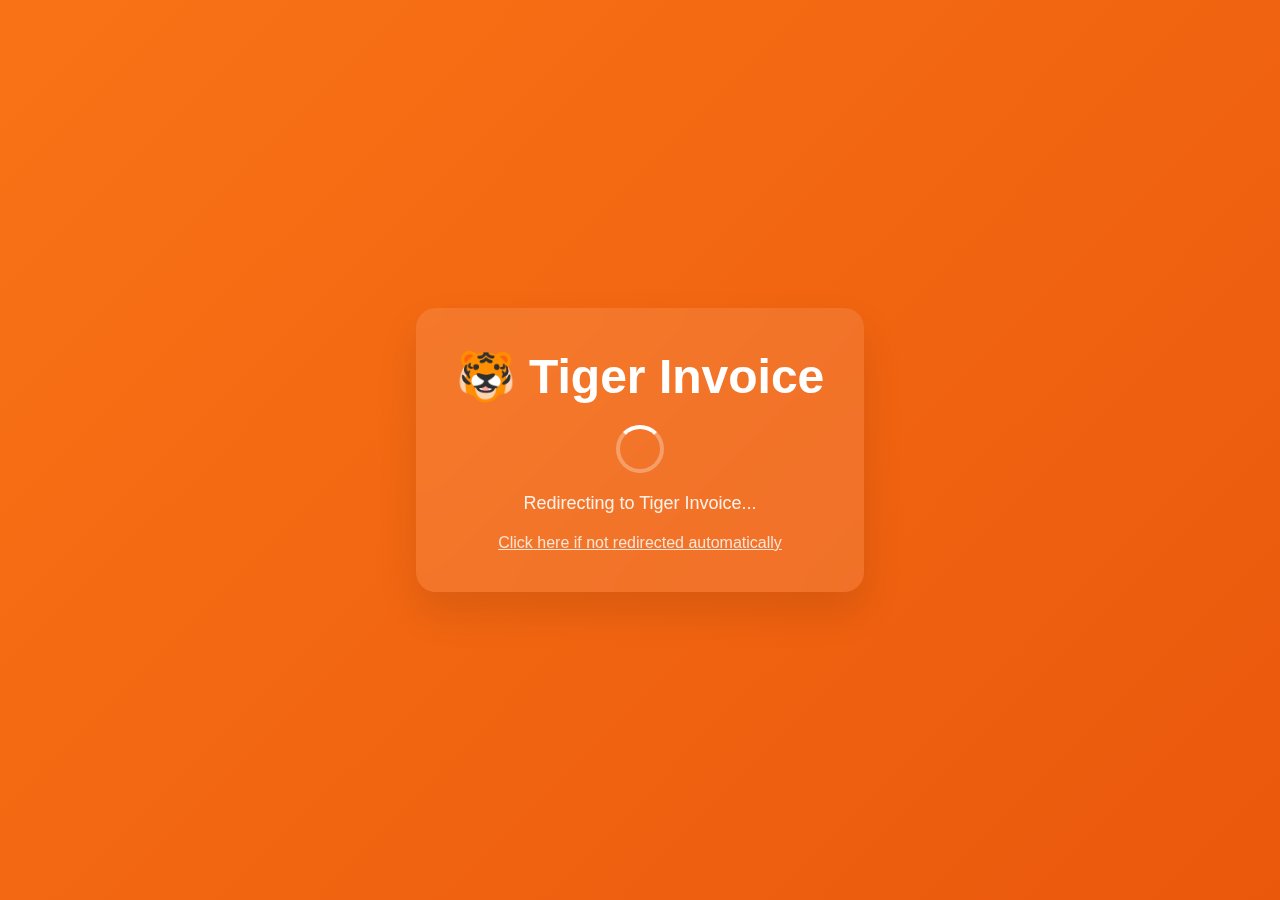
<file: index.html>
<!DOCTYPE html>
<html lang="en">
<head>
  <meta charset="UTF-8">
  <meta name="viewport" content="width=device-width, initial-scale=1.0">
    <title>Tiger Invoice - Redirecting...</title>
  <style>
    body {
            font-family: -apple-system, BlinkMacSystemFont, 'Segoe UI', Roboto, sans-serif;
            background: linear-gradient(135deg, #f97316 0%, #ea580c 100%);
      color: white;
      margin: 0;
      padding: 0;
      display: flex;
      justify-content: center;
      align-items: center;
            min-height: 100vh;
      text-align: center;
        }
        .redirect-container {
            background: rgba(255, 255, 255, 0.1);
            backdrop-filter: blur(20px);
            padding: 40px;
            border-radius: 20px;
            box-shadow: 0 20px 40px rgba(0, 0, 0, 0.1);
            max-width: 500px;
        }
        .logo {
            font-size: 48px;
      font-weight: 700;
      margin-bottom: 20px;
        }
        .redirect-text {
      font-size: 18px;
      margin-bottom: 20px;
            opacity: 0.9;
        }
        .spinner {
            width: 40px;
            height: 40px;
            border: 4px solid rgba(255, 255, 255, 0.3);
            border-top: 4px solid white;
      border-radius: 50%;
            animation: spin 1s linear infinite;
            margin: 0 auto 20px;
        }
        @keyframes spin {
            0% { transform: rotate(0deg); }
            100% { transform: rotate(360deg); }
        }
        .manual-link {
      color: white;
            text-decoration: underline;
      font-size: 16px;
            opacity: 0.8;
        }
        .manual-link:hover {
            opacity: 1;
    }
  </style>
</head>
<body>
    <div class="redirect-container">
        <div class="logo">🐯 Tiger Invoice</div>
        <div class="spinner"></div>
        <div class="redirect-text">Redirecting to Tiger Invoice...</div>
        <a href="pages/main.html" class="manual-link">Click here if not redirected automatically</a>
        </div>

  <script>
        // Redirect to main.html after a short delay
        setTimeout(function() {
            window.location.href = 'pages/main.html';
          }, 1500);
  </script>
</body>
</html>
</file>
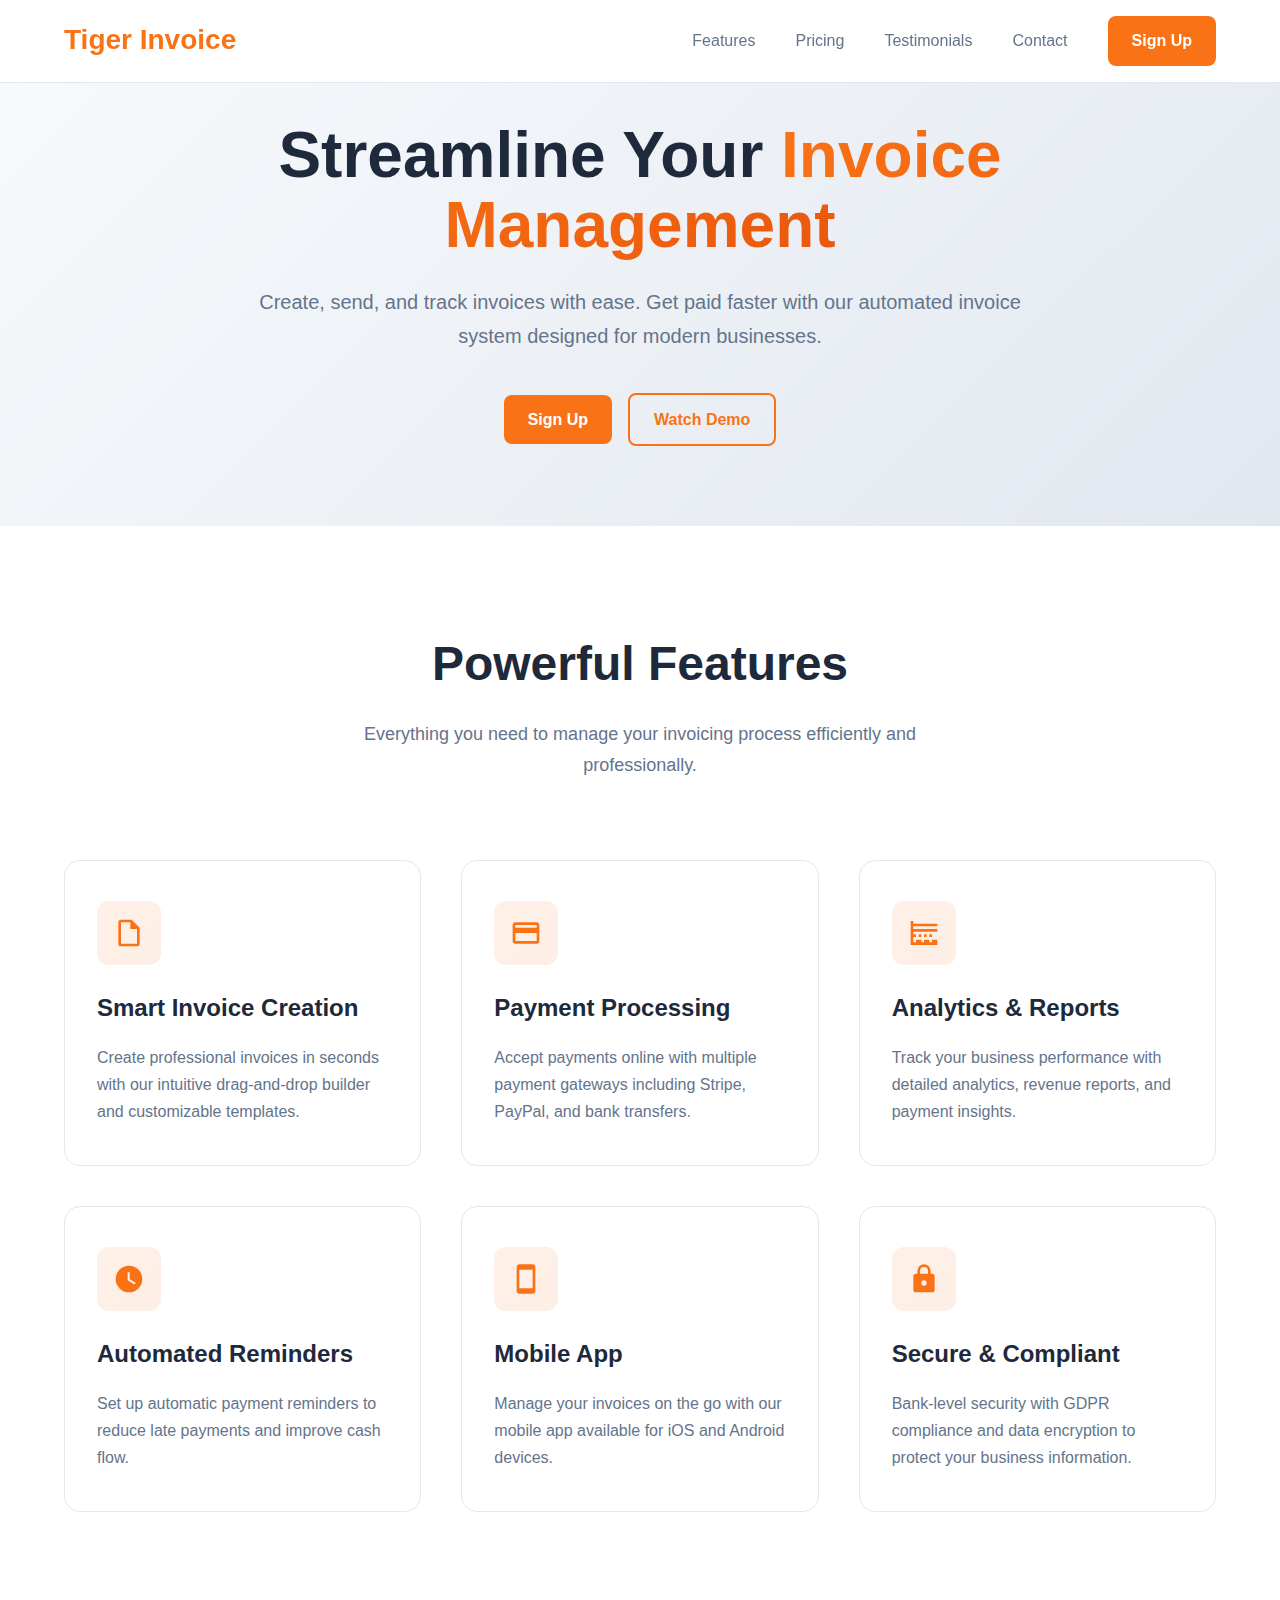
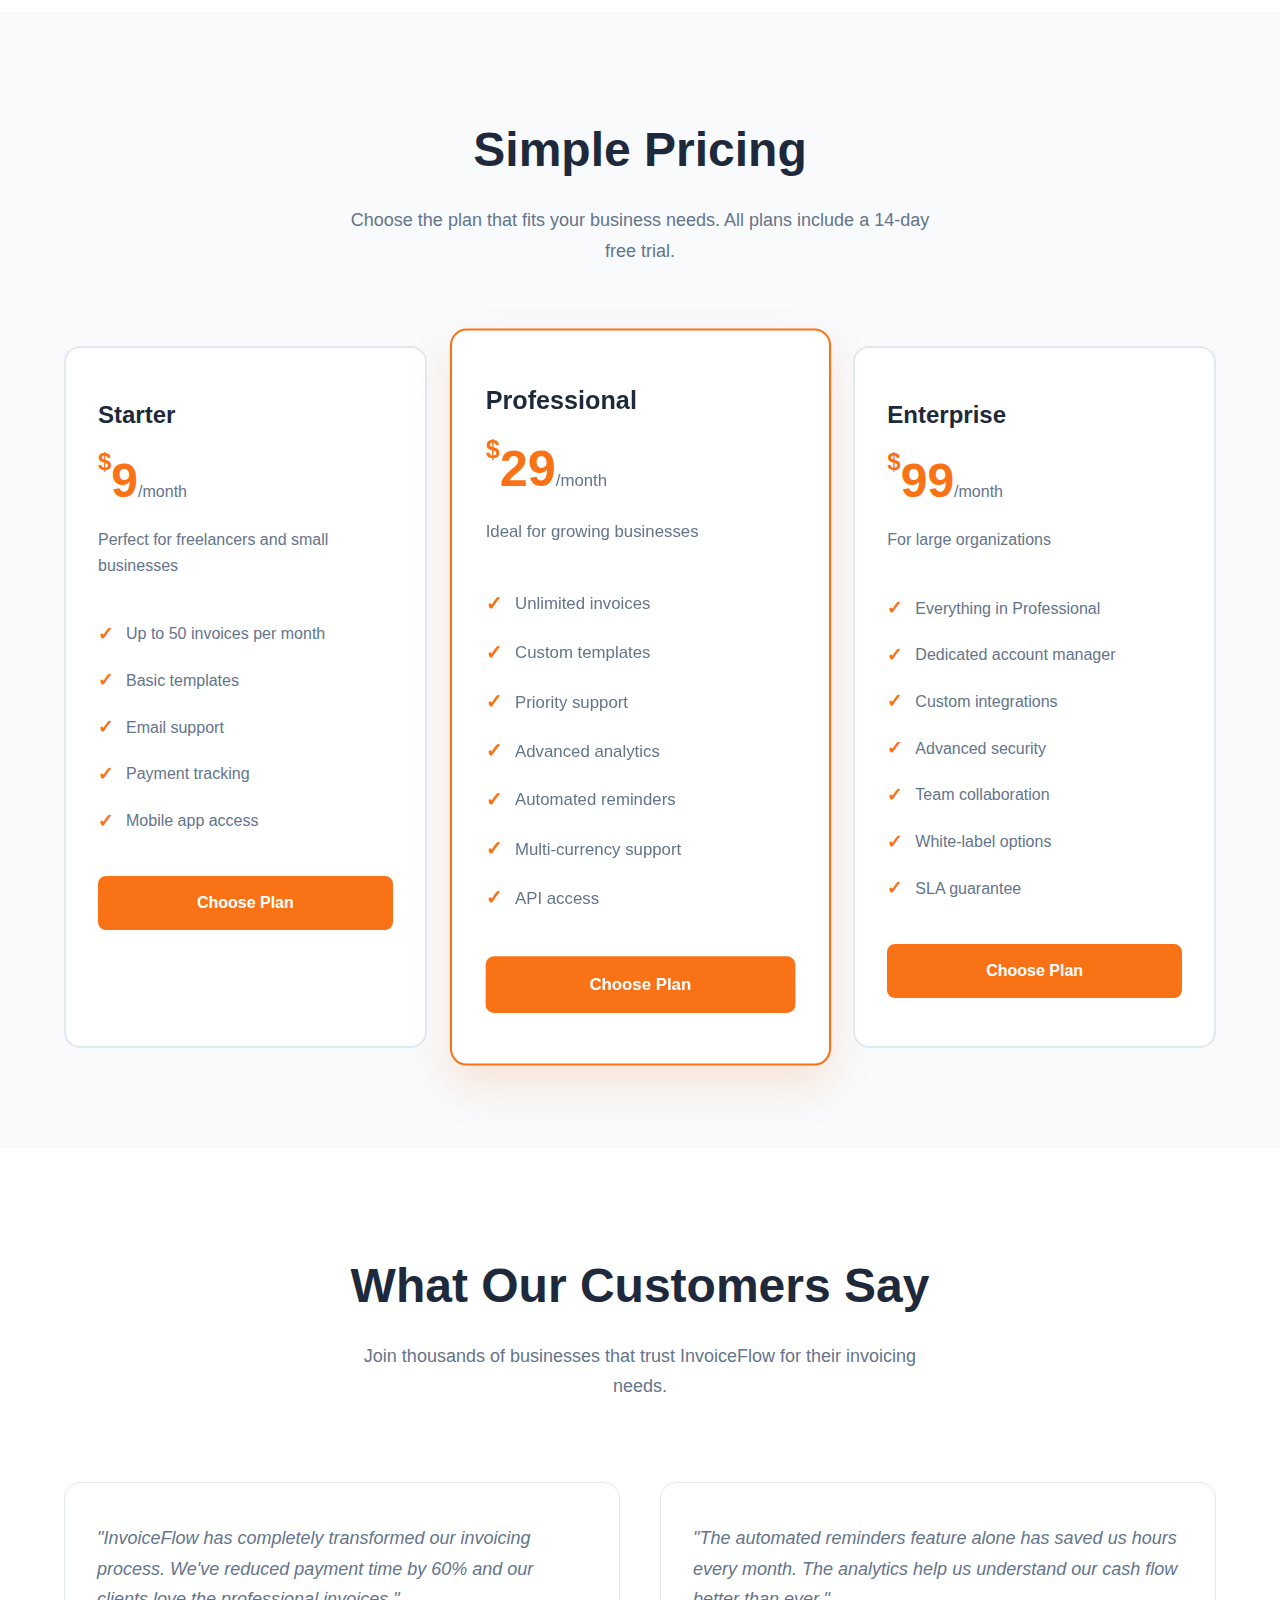
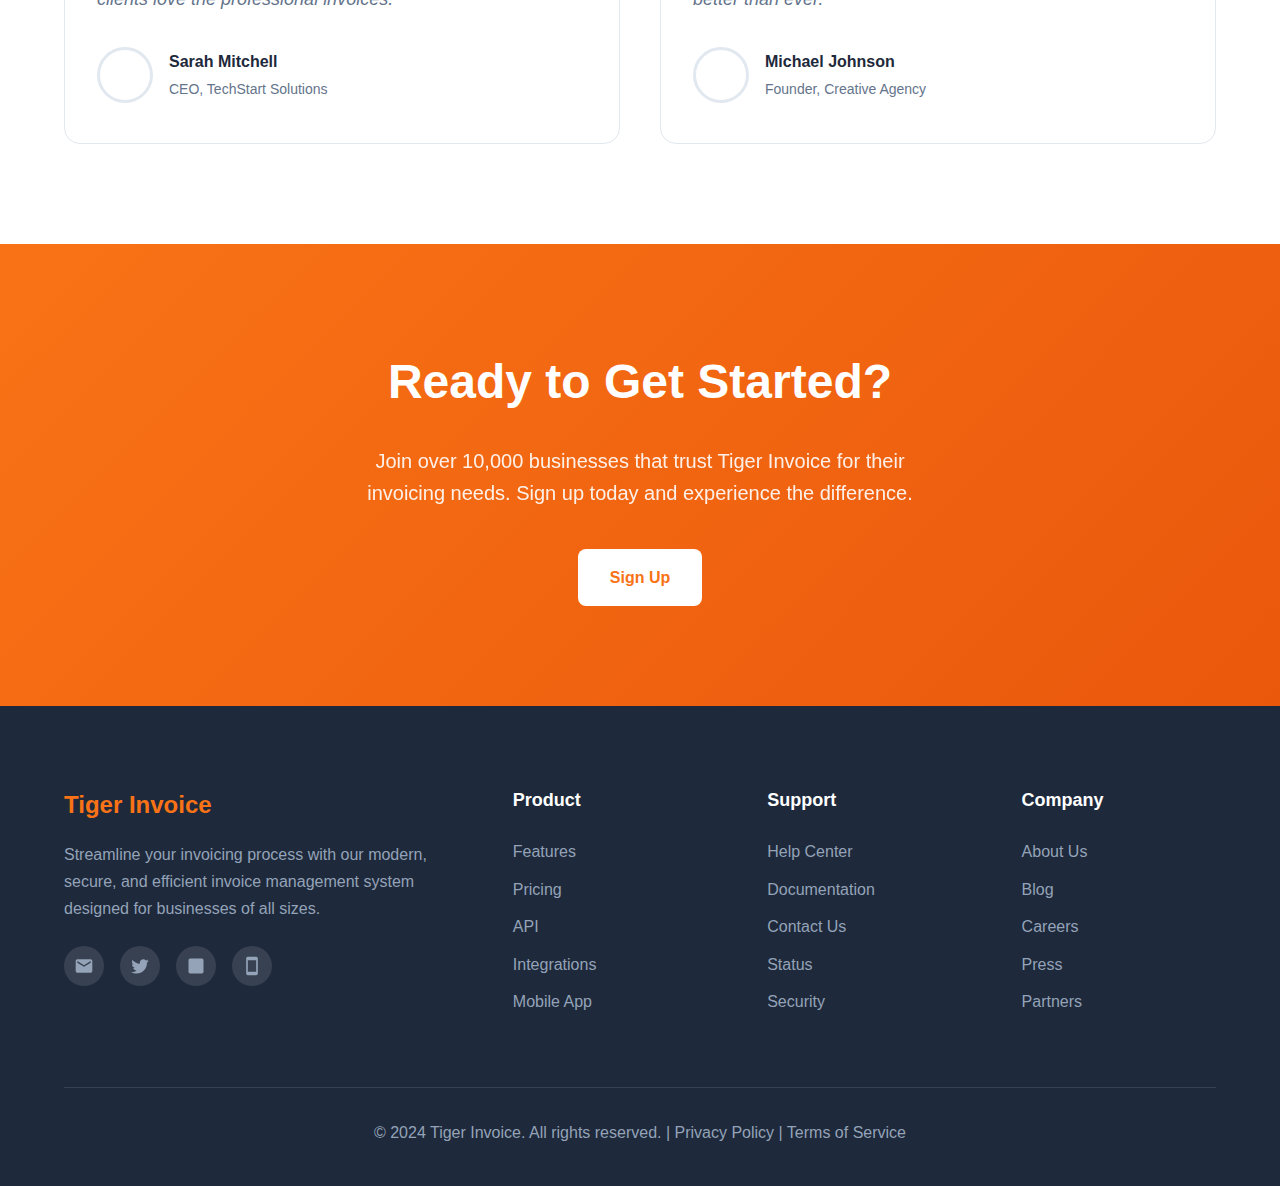
<file: pages/main.html>
<!DOCTYPE html>
<html lang="en">
<head>
    <meta charset="UTF-8">
    <meta name="viewport" content="width=device-width, initial-scale=1.0">
            <title>Tiger Invoice - Modern Invoice Management System</title>
    <style>
        * {
            margin: 0;
            padding: 0;
            box-sizing: border-box;
        }

        ::-webkit-scrollbar {
            width: 8px;
        }

        ::-webkit-scrollbar-track {
            background: #f1f5f9;
        }

        ::-webkit-scrollbar-thumb {
            background-color: #f97316;
            border-radius: 4px;
        }

        html {
            scroll-behavior: smooth;
        }

        body {
            background-color: #ffffff;
            color: #1e293b;
            font-family: 'Inter', -apple-system, BlinkMacSystemFont, 'Segoe UI', Roboto, sans-serif;
            line-height: 1.6;
            font-size: 16px;
        }

        .container {
            max-width: 1200px;
            margin: 0 auto;
            padding: 0 24px;
        }

        /* Header */
        header {
            position: fixed;
            top: 0;
            left: 0;
            right: 0;
            background: rgba(255, 255, 255, 0.98);
            backdrop-filter: blur(20px);
            border-bottom: 1px solid #e2e8f0;
            z-index: 1000;
            padding: 16px 0;
        }

        .header-content {
            display: flex;
            justify-content: space-between;
            align-items: center;
            max-width: 1200px;
            margin: 0 auto;
            padding: 0 24px;
        }

        .logo {
            font-size: 28px;
            font-weight: 700;
            color: #f97316;
            text-decoration: none;
        }

        nav {
            display: flex;
            gap: 40px;
            align-items: center;
        }

        nav a {
            color: #64748b;
            text-decoration: none;
            font-weight: 500;
            font-size: 16px;
            transition: color 0.3s ease;
            position: relative;
        }

        nav a:hover {
            color: #f97316;
        }

        nav a::after {
            content: '';
            position: absolute;
            bottom: -4px;
            left: 0;
            width: 0;
            height: 2px;
            background: #f97316;
            transition: width 0.3s ease;
        }

        nav a:hover::after {
            width: 100%;
        }

        .cta-button {
            background: #f97316;
            color: white;
            padding: 12px 24px;
            border: none;
            border-radius: 8px;
            font-weight: 600;
            font-size: 16px;
            cursor: pointer;
            transition: all 0.3s ease;
            text-decoration: none;
            display: inline-block;
        }

        .cta-button:hover {
            background: #ea580c;
            transform: translateY(-2px);
            box-shadow: 0 8px 25px rgba(249, 115, 22, 0.3);
        }

        /* Hero Section */
        .hero {
            padding: 120px 0 80px;
            background: linear-gradient(135deg, #f8fafc 0%, #e2e8f0 100%);
            position: relative;
            overflow: hidden;
        }

        .hero::before {
            content: '';
            position: absolute;
            top: 0;
            left: 0;
            right: 0;
            bottom: 0;
            background: url('https://images.unsplash.com/photo-1554224155-6726b3ff858f?w=1920&h=1080&fit=crop&crop=center') center/cover;
            opacity: 0.1;
            z-index: 1;
        }

        .hero-content {
            position: relative;
            z-index: 2;
            text-align: center;
            max-width: 800px;
            margin: 0 auto;
        }

        .hero h1 {
            font-size: 4rem;
            font-weight: 800;
            line-height: 1.1;
            margin-bottom: 24px;
            color: #1e293b;
        }

        .hero h1 span {
            background: linear-gradient(135deg, #f97316, #ea580c);
            -webkit-background-clip: text;
            -webkit-text-fill-color: transparent;
            background-clip: text;
        }

        .hero p {
            font-size: 1.25rem;
            color: #64748b;
            margin-bottom: 40px;
            line-height: 1.7;
        }

        .hero-buttons {
            display: flex;
            gap: 16px;
            justify-content: center;
            align-items: center;
        }

        .secondary-button {
            background: transparent;
            color: #f97316;
            padding: 12px 24px;
            border: 2px solid #f97316;
            border-radius: 8px;
            font-weight: 600;
            font-size: 16px;
            cursor: pointer;
            transition: all 0.3s ease;
            text-decoration: none;
            display: inline-block;
        }

        .secondary-button:hover {
            background: #f97316;
            color: white;
        }

        /* Features Section */
        .features {
            padding: 100px 0;
            background: white;
        }

        .section-header {
            text-align: center;
            margin-bottom: 80px;
        }

        .section-header h2 {
            font-size: 3rem;
            font-weight: 700;
            color: #1e293b;
            margin-bottom: 16px;
        }

        .section-header p {
            font-size: 1.125rem;
            color: #64748b;
            max-width: 600px;
            margin: 0 auto;
            line-height: 1.7;
        }

        .features-grid {
            display: grid;
            grid-template-columns: repeat(auto-fit, minmax(350px, 1fr));
            gap: 40px;
            margin-top: 60px;
        }

        .feature-card {
            background: white;
            padding: 40px 32px;
            border-radius: 16px;
            border: 1px solid #e2e8f0;
            transition: all 0.3s ease;
            position: relative;
            overflow: hidden;
        }

        .feature-card::before {
            content: '';
            position: absolute;
            top: 0;
            left: 0;
            right: 0;
            height: 4px;
            background: linear-gradient(135deg, #f97316, #ea580c);
            transform: scaleX(0);
            transition: transform 0.3s ease;
        }

        .feature-card:hover {
            transform: translateY(-8px);
            box-shadow: 0 20px 40px rgba(0, 0, 0, 0.1);
            border-color: #f97316;
        }

        .feature-card:hover::before {
            transform: scaleX(1);
        }

        .feature-icon {
            width: 64px;
            height: 64px;
            margin-bottom: 24px;
            border-radius: 12px;
            background: linear-gradient(135deg, rgba(249, 115, 22, 0.1), rgba(234, 88, 12, 0.1));
            display: flex;
            align-items: center;
            justify-content: center;
            position: relative;
        }

        .feature-icon svg {
            width: 32px;
            height: 32px;
            fill: #f97316;
            position: relative;
            z-index: 2;
        }

        .feature-title {
            font-size: 1.5rem;
            font-weight: 700;
            color: #1e293b;
            margin-bottom: 16px;
        }

        .feature-description {
            color: #64748b;
            line-height: 1.7;
        }

        /* Pricing Section */
        .pricing {
            padding: 100px 0;
            background: #f8fafc;
        }

        .pricing-grid {
            display: grid;
            grid-template-columns: repeat(auto-fit, minmax(320px, 1fr));
            gap: 32px;
            margin-top: 60px;
        }

        .pricing-card {
            background: white;
            padding: 48px 32px;
            border-radius: 16px;
            border: 2px solid #e2e8f0;
            transition: all 0.3s ease;
            position: relative;
        }

        .pricing-card.featured {
            border-color: #f97316;
            transform: scale(1.05);
            box-shadow: 0 20px 40px rgba(249, 115, 22, 0.15);
        }

        .pricing-card:hover {
            transform: translateY(-8px);
            box-shadow: 0 20px 40px rgba(0, 0, 0, 0.1);
        }

        .pricing-card.featured:hover {
            transform: scale(1.05) translateY(-8px);
        }

        .plan-name {
            font-size: 1.5rem;
            font-weight: 700;
            color: #1e293b;
            margin-bottom: 8px;
        }

        .plan-price {
            font-size: 3rem;
            font-weight: 800;
            color: #f97316;
            margin-bottom: 8px;
        }

        .plan-price .currency {
            font-size: 1.5rem;
            vertical-align: top;
        }

        .plan-price .period {
            font-size: 1rem;
            color: #64748b;
            font-weight: 400;
        }

        .plan-description {
            color: #64748b;
            margin-bottom: 32px;
        }

        .plan-features {
            list-style: none;
            margin-bottom: 32px;
        }

        .plan-features li {
            padding: 8px 0;
            color: #64748b;
            display: flex;
            align-items: center;
        }

        .plan-features li::before {
            content: "✓";
            color: #f97316;
            font-weight: bold;
            margin-right: 12px;
            font-size: 1.2rem;
        }

        .plan-button {
            width: 100%;
            padding: 16px 24px;
            border: 2px solid #f97316;
            border-radius: 8px;
            background: #f97316;
            color: white;
            font-weight: 600;
            font-size: 16px;
            cursor: pointer;
            transition: all 0.3s ease;
        }

        .plan-button:hover {
            background: #ea580c;
            border-color: #ea580c;
            transform: translateY(-2px);
        }

        /* Testimonials Section */
        .testimonials {
            padding: 100px 0;
            background: white;
        }

        .testimonials-grid {
            display: grid;
            grid-template-columns: repeat(auto-fit, minmax(400px, 1fr));
            gap: 40px;
            margin-top: 60px;
        }

        .testimonial-card {
            background: white;
            padding: 40px 32px;
            border-radius: 16px;
            border: 1px solid #e2e8f0;
            transition: all 0.3s ease;
        }

        .testimonial-card:hover {
            transform: translateY(-8px);
            box-shadow: 0 20px 40px rgba(0, 0, 0, 0.1);
        }

        .testimonial-text {
            font-size: 1.125rem;
            color: #64748b;
            font-style: italic;
            margin-bottom: 32px;
            line-height: 1.7;
        }

        .testimonial-author {
            display: flex;
            align-items: center;
            gap: 16px;
        }

        .author-avatar {
            width: 56px;
            height: 56px;
            border-radius: 50%;
            background-size: cover;
            background-position: center;
            border: 3px solid #e2e8f0;
        }

        .author-info h4 {
            font-weight: 700;
            color: #1e293b;
            margin-bottom: 4px;
        }

        .author-info p {
            color: #64748b;
            font-size: 0.875rem;
        }

        /* CTA Section */
        .cta {
            padding: 100px 0;
            background: linear-gradient(135deg, #f97316 0%, #ea580c 100%);
            color: white;
            text-align: center;
        }

        .cta h2 {
            font-size: 3rem;
            font-weight: 700;
            margin-bottom: 24px;
        }

        .cta p {
            font-size: 1.25rem;
            margin-bottom: 40px;
            opacity: 0.9;
            max-width: 600px;
            margin-left: auto;
            margin-right: auto;
        }

        .cta-button-white {
            background: white;
            color: #f97316;
            padding: 16px 32px;
            border: none;
            border-radius: 8px;
            font-weight: 600;
            font-size: 16px;
            cursor: pointer;
            transition: all 0.3s ease;
        }

        .cta-button-white:hover {
            transform: translateY(-2px);
            box-shadow: 0 8px 25px rgba(255, 255, 255, 0.3);
        }

        /* Footer */
        footer {
            background: #1e293b;
            color: white;
            padding: 80px 0 40px;
        }

        .footer-content {
            display: grid;
            grid-template-columns: 2fr 1fr 1fr 1fr;
            gap: 60px;
            margin-bottom: 60px;
        }

        .footer-brand h3 {
            font-size: 1.5rem;
            font-weight: 700;
            margin-bottom: 16px;
            color: #f97316;
        }

        .footer-brand p {
            color: #94a3b8;
            line-height: 1.7;
            margin-bottom: 24px;
        }

        .social-links {
            display: flex;
            gap: 16px;
        }

        .social-link {
            width: 40px;
            height: 40px;
            border-radius: 50%;
            background: #374151;
            display: flex;
            align-items: center;
            justify-content: center;
            color: #94a3b8;
            text-decoration: none;
            transition: all 0.3s ease;
        }

        .social-link svg {
            width: 20px;
            height: 20px;
            fill: #94a3b8;
            transition: fill 0.3s ease;
        }

        .social-link:hover {
            background: #f97316;
            transform: translateY(-2px);
        }

        .social-link:hover svg {
            fill: white;
        }

        .footer-section h4 {
            font-size: 1.125rem;
            font-weight: 600;
            margin-bottom: 24px;
            color: white;
        }

        .footer-section ul {
            list-style: none;
        }

        .footer-section ul li {
            margin-bottom: 12px;
        }

        .footer-section ul li a {
            color: #94a3b8;
            text-decoration: none;
            transition: color 0.3s ease;
        }

        .footer-section ul li a:hover {
            color: #f97316;
        }

        .footer-bottom {
            border-top: 1px solid #374151;
            padding-top: 32px;
            text-align: center;
            color: #94a3b8;
        }

        /* Responsive Design */
        @media (max-width: 768px) {
            .container {
                padding: 0 16px;
            }

            .hero h1 {
                font-size: 2.5rem;
            }

            .hero-buttons {
                flex-direction: column;
                align-items: center;
            }

            .features-grid {
                grid-template-columns: 1fr;
            }

            .pricing-grid {
                grid-template-columns: 1fr;
            }

            .testimonials-grid {
                grid-template-columns: 1fr;
            }

            .footer-content {
                grid-template-columns: 1fr;
                gap: 40px;
            }

            nav {
                display: none;
            }
        }
    </style>
</head>
<body>
    <!-- Header -->
    <header>
        <div class="header-content">
            <a href="#home" class="logo">Tiger Invoice</a>
            <nav>
                <a href="#features">Features</a>
                <a href="#pricing">Pricing</a>
                <a href="#testimonials">Testimonials</a>
                <a href="#contact">Contact</a>
                <a href="login.html" class="cta-button">Sign Up</a>
            </nav>
        </div>
    </header>

    <!-- Hero Section -->
    <section class="hero" id="home">
        <div class="container">
            <div class="hero-content">
                <h1>Streamline Your <span>Invoice Management</span></h1>
                <p>Create, send, and track invoices with ease. Get paid faster with our automated invoice system designed for modern businesses.</p>
                <div class="hero-buttons">
                    <a href="login.html" class="cta-button">Sign Up</a>
                    <a href="login.html" class="secondary-button">Watch Demo</a>
                </div>
            </div>
        </div>
    </section>

    <!-- Features Section -->
    <section class="features" id="features">
        <div class="container">
            <div class="section-header">
                <h2>Powerful Features</h2>
                <p>Everything you need to manage your invoicing process efficiently and professionally.</p>
            </div>
            <div class="features-grid">
                <div class="feature-card">
                    <div class="feature-icon">
                        <svg viewBox="0 0 24 24">
                            <path d="M14,2H6A2,2 0 0,0 4,4V20A2,2 0 0,0 6,22H18A2,2 0 0,0 20,20V8L14,2M18,20H6V4H13V9H18V20Z"/>
                        </svg>
                    </div>
                    <div class="feature-title">Smart Invoice Creation</div>
                    <div class="feature-description">Create professional invoices in seconds with our intuitive drag-and-drop builder and customizable templates.</div>
                </div>
                <div class="feature-card">
                    <div class="feature-icon">
                        <svg viewBox="0 0 24 24">
                            <path d="M20,4H4C2.89,4 2,4.89 2,6V18A2,2 0 0,0 4,20H20A2,2 0 0,0 22,18V6C22,4.89 21.1,4 20,4M20,18H4V12H20V18M20,8H4V6H20V8Z"/>
                        </svg>
                    </div>
                    <div class="feature-title">Payment Processing</div>
                    <div class="feature-description">Accept payments online with multiple payment gateways including Stripe, PayPal, and bank transfers.</div>
                </div>
                <div class="feature-card">
                    <div class="feature-icon">
                        <svg viewBox="0 0 24 24">
                            <path d="M22,21H2V3H4V19H6V17H10V19H12V17H16V19H18V17H22V21M16,15H18V13H16V15M12,15H14V13H12V15M8,15H10V13H8V15M4,15H6V13H4V15M22,11H2V9H22V11M22,7H2V5H22V7Z"/>
                        </svg>
                    </div>
                    <div class="feature-title">Analytics & Reports</div>
                    <div class="feature-description">Track your business performance with detailed analytics, revenue reports, and payment insights.</div>
                </div>
                <div class="feature-card">
                    <div class="feature-icon">
                        <svg viewBox="0 0 24 24">
                            <path d="M12,2A10,10 0 0,0 2,12A10,10 0 0,0 12,22A10,10 0 0,0 22,12A10,10 0 0,0 12,2M16.2,16.2L11,13V7H12.5V12.2L17,14.9L16.2,16.2Z"/>
                        </svg>
                    </div>
                    <div class="feature-title">Automated Reminders</div>
                    <div class="feature-description">Set up automatic payment reminders to reduce late payments and improve cash flow.</div>
                </div>
                <div class="feature-card">
                    <div class="feature-icon">
                        <svg viewBox="0 0 24 24">
                            <path d="M17,19H7V5H17M17,1H7C5.89,1 5,1.89 5,3V21A2,2 0 0,0 7,23H17A2,2 0 0,0 19,21V3C19,1.89 18.1,1 17,1Z"/>
                        </svg>
                    </div>
                    <div class="feature-title">Mobile App</div>
                    <div class="feature-description">Manage your invoices on the go with our mobile app available for iOS and Android devices.</div>
                </div>
                <div class="feature-card">
                    <div class="feature-icon">
                        <svg viewBox="0 0 24 24">
                            <path d="M12,17A2,2 0 0,0 14,15C14,13.89 13.1,13 12,13A2,2 0 0,0 10,15A2,2 0 0,0 12,17M18,8A2,2 0 0,1 20,10V20A2,2 0 0,1 18,22H6A2,2 0 0,1 4,20V10A2,2 0 0,1 6,8H7V6A5,5 0 0,1 12,1A5,5 0 0,1 17,6V8H18M12,3A3,3 0 0,0 9,6V8H15V6A3,3 0 0,0 12,3Z"/>
                        </svg>
                    </div>
                    <div class="feature-title">Secure & Compliant</div>
                    <div class="feature-description">Bank-level security with GDPR compliance and data encryption to protect your business information.</div>
                </div>
            </div>
        </div>
    </section>

    <!-- Pricing Section -->
    <section class="pricing" id="pricing">
        <div class="container">
            <div class="section-header">
                <h2>Simple Pricing</h2>
                <p>Choose the plan that fits your business needs. All plans include a 14-day free trial.</p>
            </div>
            <div class="pricing-grid">
                <div class="pricing-card">
                    <div class="plan-name">Starter</div>
                    <div class="plan-price"><span class="currency">$</span>9<span class="period">/month</span></div>
                    <div class="plan-description">Perfect for freelancers and small businesses</div>
                    <ul class="plan-features">
                        <li>Up to 50 invoices per month</li>
                        <li>Basic templates</li>
                        <li>Email support</li>
                        <li>Payment tracking</li>
                        <li>Mobile app access</li>
                    </ul>
                    <button class="plan-button">Choose Plan</button>
                </div>
                <div class="pricing-card featured">
                    <div class="plan-name">Professional</div>
                    <div class="plan-price"><span class="currency">$</span>29<span class="period">/month</span></div>
                    <div class="plan-description">Ideal for growing businesses</div>
                    <ul class="plan-features">
                        <li>Unlimited invoices</li>
                        <li>Custom templates</li>
                        <li>Priority support</li>
                        <li>Advanced analytics</li>
                        <li>Automated reminders</li>
                        <li>Multi-currency support</li>
                        <li>API access</li>
                    </ul>
                    <button class="plan-button">Choose Plan</button>
                </div>
                <div class="pricing-card">
                    <div class="plan-name">Enterprise</div>
                    <div class="plan-price"><span class="currency">$</span>99<span class="period">/month</span></div>
                    <div class="plan-description">For large organizations</div>
                    <ul class="plan-features">
                        <li>Everything in Professional</li>
                        <li>Dedicated account manager</li>
                        <li>Custom integrations</li>
                        <li>Advanced security</li>
                        <li>Team collaboration</li>
                        <li>White-label options</li>
                        <li>SLA guarantee</li>
                    </ul>
                    <button class="plan-button">Choose Plan</button>
                </div>
            </div>
        </div>
    </section>

    <!-- Testimonials Section -->
    <section class="testimonials" id="testimonials">
        <div class="container">
            <div class="section-header">
                <h2>What Our Customers Say</h2>
                <p>Join thousands of businesses that trust InvoiceFlow for their invoicing needs.</p>
            </div>
            <div class="testimonials-grid">
                <div class="testimonial-card">
                    <div class="testimonial-text">
                        "InvoiceFlow has completely transformed our invoicing process. We've reduced payment time by 60% and our clients love the professional invoices."
                    </div>
                    <div class="testimonial-author">
                        <div class="author-avatar" style="background-image: url('https://images.unsplash.com/photo-1494790108755-2616b612b786?w=112&h=112&fit=crop&crop=face')"></div>
                        <div class="author-info">
                            <h4>Sarah Mitchell</h4>
                            <p>CEO, TechStart Solutions</p>
                        </div>
                    </div>
                </div>
                <div class="testimonial-card">
                    <div class="testimonial-text">
                        "The automated reminders feature alone has saved us hours every month. The analytics help us understand our cash flow better than ever."
                    </div>
                    <div class="testimonial-author">
                        <div class="author-avatar" style="background-image: url('https://images.unsplash.com/photo-1507003211169-0a1dd7228f2d?w=112&h=112&fit=crop&crop=face')"></div>
                        <div class="author-info">
                            <h4>Michael Johnson</h4>
                            <p>Founder, Creative Agency</p>
                        </div>
                    </div>
                </div>
            </div>
        </div>
    </section>

    <!-- CTA Section -->
    <section class="cta">
        <div class="container">
            <h2>Ready to Get Started?</h2>
            <p>Join over 10,000 businesses that trust Tiger Invoice for their invoicing needs. Sign up today and experience the difference.</p>
            <a href="login.html" class="cta-button-white" style="text-decoration: none; display: inline-block;">Sign Up</a>
        </div>
    </section>

    <!-- Footer -->
    <footer>
        <div class="container">
            <div class="footer-content">
                                 <div class="footer-brand">
                     <h3>Tiger Invoice</h3>
                     <p>Streamline your invoicing process with our modern, secure, and efficient invoice management system designed for businesses of all sizes.</p>
                    <div class="social-links">
                        <a href="#" class="social-link">
                            <svg viewBox="0 0 24 24">
                                <path d="M20,8L12,13L4,8V6L12,11L20,6M20,4H4C2.89,4 2,4.89 2,6V18A2,2 0 0,0 4,20H20A2,2 0 0,0 22,18V6C22,4.89 21.1,4 20,4Z"/>
                            </svg>
                        </a>
                        <a href="#" class="social-link">
                            <svg viewBox="0 0 24 24">
                                <path d="M22.46,6C21.69,6.35 20.86,6.58 20,6.69C20.88,6.16 21.56,5.32 21.88,4.31C21.05,4.81 20.13,5.16 19.16,5.36C18.37,4.5 17.26,4 16,4C13.65,4 11.73,5.92 11.73,8.29C11.73,8.63 11.77,8.96 11.84,9.27C8.28,9.09 5.11,7.38 3,4.79C2.63,5.42 2.42,6.16 2.42,6.94C2.42,8.43 3.17,9.75 4.33,10.5C3.62,10.5 2.96,10.3 2.38,10C2.38,10 2.38,10 2.38,10.03C2.38,12.11 3.86,13.85 5.82,14.24C5.46,14.34 5.08,14.39 4.69,14.39C4.42,14.39 4.15,14.36 3.89,14.31C4.43,16 6,17.26 7.89,17.29C6.43,18.45 4.58,19.13 2.56,19.13C2.22,19.13 1.88,19.11 1.54,19.07C3.44,20.29 5.7,21 8.12,21C16,21 20.33,14.46 20.33,8.79C20.33,8.6 20.33,8.42 20.32,8.23C21.16,7.63 21.88,6.87 22.46,6Z"/>
                            </svg>
                        </a>
                        <a href="#" class="social-link">
                            <svg viewBox="0 0 24 24">
                                <path d="M19,3A2,2 0 0,1 21,5V19A2,2 0 0,1 19,21H5A2,2 0 0,1 3,19V5A2,2 0 0,1 5,3H19M18.5,18.5V13.2A3.26,3.26 0 0,0 15.3,10C14.5,10 14,10.3 13.2,10.3V13.2H11V6.8H13.2V9.2C13.8,8.8 14.5,8.5 15.3,8.5C17.5,8.5 18.5,9.5 18.5,11.3V18.5H18.5Z"/>
                            </svg>
                        </a>
                        <a href="#" class="social-link">
                            <svg viewBox="0 0 24 24">
                                <path d="M17,19H7V5H17M17,1H7C5.89,1 5,1.89 5,3V21A2,2 0 0,0 7,23H17A2,2 0 0,0 19,21V3C19,1.89 18.1,1 17,1Z"/>
                            </svg>
                        </a>
                    </div>
                </div>
                <div class="footer-section">
                    <h4>Product</h4>
                    <ul>
                        <li><a href="#">Features</a></li>
                        <li><a href="#">Pricing</a></li>
                        <li><a href="#">API</a></li>
                        <li><a href="#">Integrations</a></li>
                        <li><a href="#">Mobile App</a></li>
                    </ul>
                </div>
                <div class="footer-section">
                    <h4>Support</h4>
                    <ul>
                        <li><a href="#">Help Center</a></li>
                        <li><a href="#">Documentation</a></li>
                        <li><a href="#">Contact Us</a></li>
                        <li><a href="#">Status</a></li>
                        <li><a href="#">Security</a></li>
                    </ul>
                </div>
                <div class="footer-section">
                    <h4>Company</h4>
                    <ul>
                        <li><a href="#">About Us</a></li>
                        <li><a href="#">Blog</a></li>
                        <li><a href="#">Careers</a></li>
                        <li><a href="#">Press</a></li>
                        <li><a href="#">Partners</a></li>
                    </ul>
                </div>
            </div>
                         <div class="footer-bottom">
                 <p>© 2024 Tiger Invoice. All rights reserved. | Privacy Policy | Terms of Service</p>
            </div>
        </div>
    </footer>

    <script>
        // Smooth scrolling for navigation
        document.querySelectorAll('a[href^="#"]').forEach(anchor => {
            anchor.addEventListener('click', function (e) {
                e.preventDefault();
                const target = document.querySelector(this.getAttribute('href'));
                if (target) {
                    target.scrollIntoView({
                        behavior: 'smooth',
                        block: 'start'
                    });
                }
            });
        });

        // Header scroll effect
        window.addEventListener('scroll', () => {
            const header = document.querySelector('header');
            if (window.scrollY > 100) {
                header.style.background = 'rgba(255, 255, 255, 0.98)';
                header.style.boxShadow = '0 4px 20px rgba(0, 0, 0, 0.1)';
            } else {
                header.style.background = 'rgba(255, 255, 255, 0.98)';
                header.style.boxShadow = 'none';
            }
        });

        // Button interactions
        document.querySelectorAll('.cta-button, .plan-button, .cta-button-white').forEach(button => {
            button.addEventListener('click', function() {
                alert('Action would be implemented here!');
            });
        });
    </script>
</body>
</html>
</file>
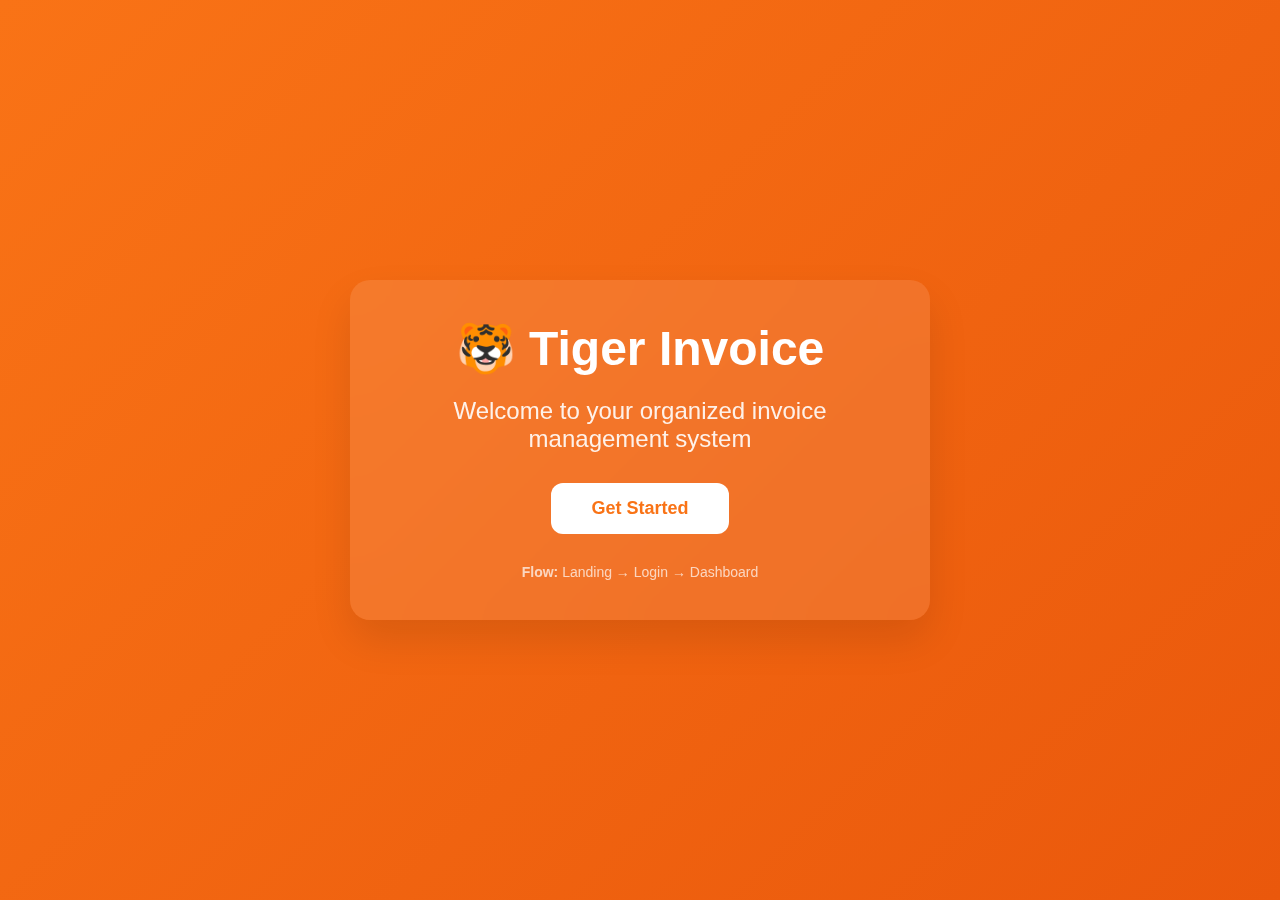
<file: pages/start.html>
<!DOCTYPE html>
<html lang="en">
<head>
    <meta charset="UTF-8">
    <meta name="viewport" content="width=device-width, initial-scale=1.0">
    <title>Tiger Invoice - Welcome</title>
    <style>
        body {
            font-family: -apple-system, BlinkMacSystemFont, 'Segoe UI', Roboto, sans-serif;
            background: linear-gradient(135deg, #f97316 0%, #ea580c 100%);
            color: white;
            margin: 0;
            padding: 0;
            display: flex;
            justify-content: center;
            align-items: center;
            min-height: 100vh;
            text-align: center;
        }
        .welcome-container {
            background: rgba(255, 255, 255, 0.1);
            backdrop-filter: blur(20px);
            padding: 40px;
            border-radius: 20px;
            box-shadow: 0 20px 40px rgba(0, 0, 0, 0.1);
            max-width: 500px;
        }
        .logo {
            font-size: 48px;
            font-weight: 700;
            margin-bottom: 20px;
        }
        .welcome-text {
            font-size: 24px;
            margin-bottom: 30px;
            opacity: 0.9;
        }
        .start-btn {
            background: white;
            color: #f97316;
            padding: 15px 40px;
            border: none;
            border-radius: 12px;
            font-size: 18px;
            font-weight: 600;
            cursor: pointer;
            transition: all 0.3s ease;
            text-decoration: none;
            display: inline-block;
        }
        .start-btn:hover {
            transform: translateY(-2px);
            box-shadow: 0 10px 20px rgba(0, 0, 0, 0.2);
        }
        .flow-info {
            margin-top: 30px;
            font-size: 14px;
            opacity: 0.7;
        }
    </style>
</head>
<body>
    <div class="welcome-container">
        <div class="logo">🐯 Tiger Invoice</div>
        <div class="welcome-text">Welcome to your organized invoice management system</div>
        <a href="main.html" class="start-btn">Get Started</a>
        <div class="flow-info">
            <strong>Flow:</strong> Landing → Login → Dashboard
        </div>
    </div>
</body>
</html>
</file>
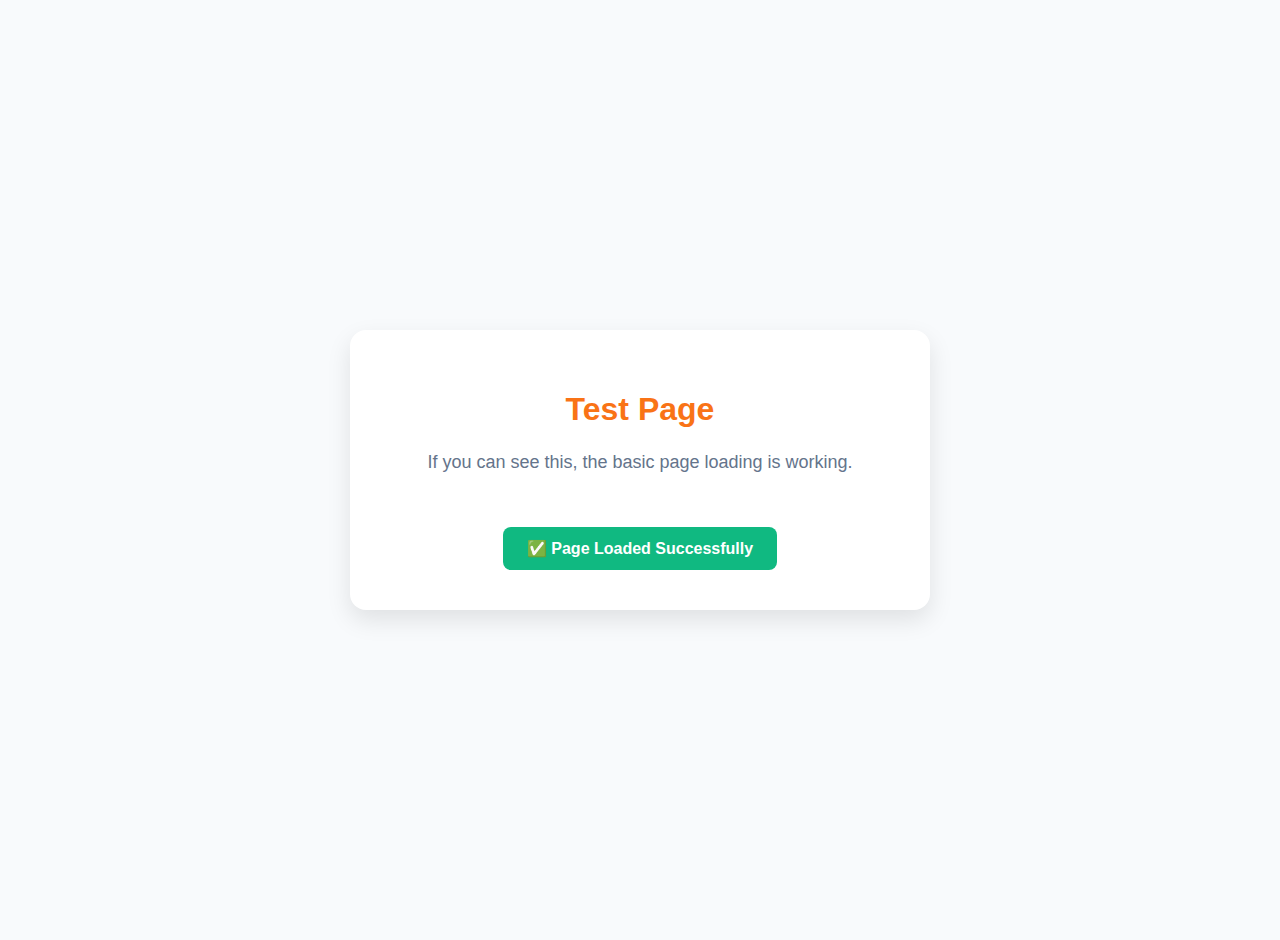
<file: pages/test.html>
<!DOCTYPE html>
<html lang="en">
<head>
    <meta charset="UTF-8">
    <meta name="viewport" content="width=device-width, initial-scale=1.0">
    <title>Test Page</title>
    <style>
        body {
            font-family: -apple-system, BlinkMacSystemFont, 'Segoe UI', Roboto, sans-serif;
            margin: 0;
            padding: 20px;
            background: #f8fafc;
            color: #1e293b;
            text-align: center;
            min-height: 100vh;
            display: flex;
            flex-direction: column;
            justify-content: center;
            align-items: center;
        }
        
        .test-container {
            background: white;
            padding: 40px;
            border-radius: 16px;
            box-shadow: 0 10px 25px rgba(0, 0, 0, 0.1);
            max-width: 500px;
            width: 100%;
        }
        
        h1 {
            color: #f97316;
            margin-bottom: 20px;
            font-size: 32px;
            font-weight: 700;
        }
        
        p {
            font-size: 18px;
            line-height: 1.6;
            margin-bottom: 30px;
            color: #64748b;
        }
        
        .status-indicator {
            background: #10b981;
            color: white;
            padding: 12px 24px;
            border-radius: 8px;
            font-weight: 600;
            margin-top: 20px;
            display: inline-block;
        }
        
        /* Mobile Responsiveness */
        @media (max-width: 768px) {
            body {
                padding: 16px;
            }
            
            .test-container {
                padding: 30px 20px;
            }
            
            h1 {
                font-size: 28px;
            }
            
            p {
                font-size: 16px;
            }
        }
        
        @media (max-width: 480px) {
            body {
                padding: 12px;
            }
            
            .test-container {
                padding: 25px 15px;
            }
            
            h1 {
                font-size: 24px;
            }
            
            p {
                font-size: 15px;
            }
        }
    </style>
</head>
<body>
    <div class="test-container">
        <h1>Test Page</h1>
        <p>If you can see this, the basic page loading is working.</p>
        <div class="status-indicator">✅ Page Loaded Successfully</div>
    </div>
    <script>
        console.log('Test page loaded successfully');
        // Removed alert to avoid popup on mobile
    </script>
</body>
</html>
</file>
